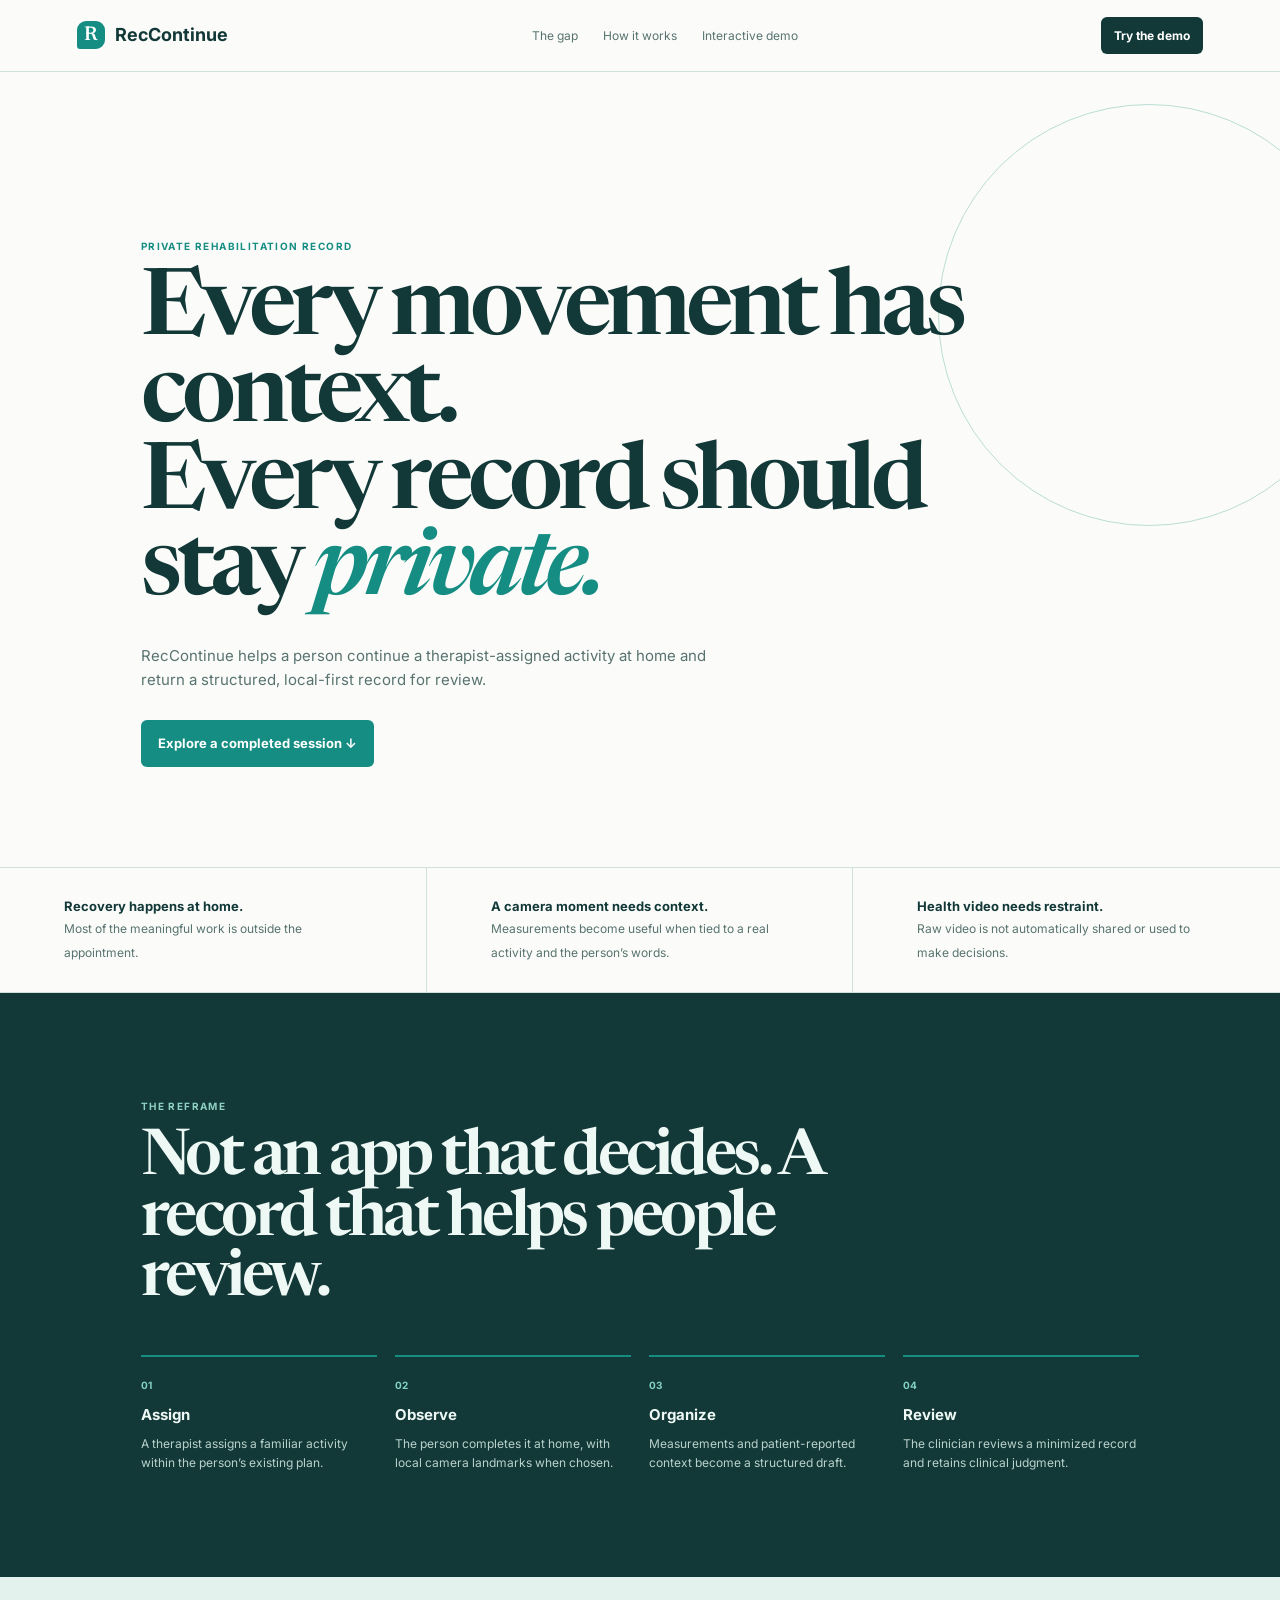
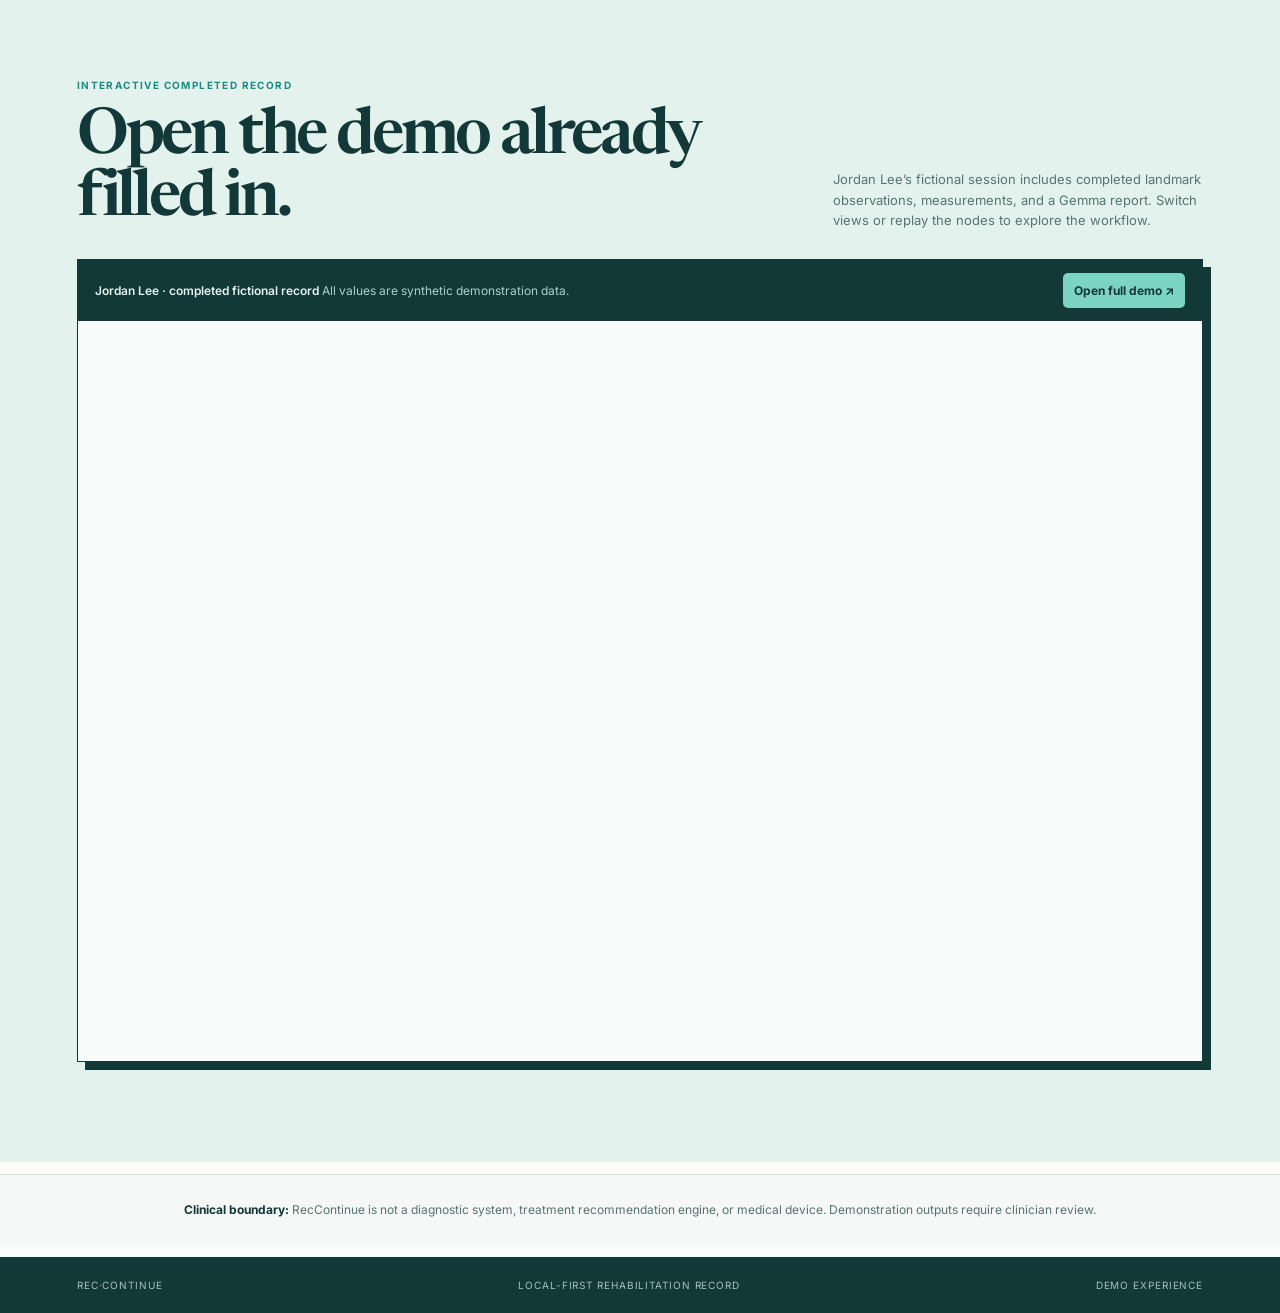
<file: bridge-site/index.html>
<!doctype html>
<html lang="en">
<head>
  <meta charset="utf-8" />
  <meta name="viewport" content="width=device-width, initial-scale=1" />
  <meta name="description" content="RecContinue keeps a private, reviewable rehabilitation record close to home." />
  <title>RecContinue — Every movement has context.</title>
  <link rel="preconnect" href="https://fonts.googleapis.com" />
  <link rel="preconnect" href="https://fonts.gstatic.com" crossorigin />
  <link href="https://fonts.googleapis.com/css2?family=Newsreader:opsz,wght@6..72,500;6..72,600&family=Inter:wght@400;500;600;700&display=swap" rel="stylesheet" />
  <style>
    :root{--ink:#123837;--teal:#168d83;--mint:#e3f2ed;--paper:#fbfcfa;--coral:#e9826c;--line:#cfe1dc;--muted:#58736f}*{box-sizing:border-box}html{scroll-behavior:smooth}body{margin:0;background:var(--paper);color:var(--ink);font:15px/1.6 Inter,Arial,sans-serif}.nav{height:72px;padding:0 clamp(20px,6vw,88px);display:flex;align-items:center;justify-content:space-between;border-bottom:1px solid var(--line);gap:18px}.brand{display:flex;align-items:center;gap:10px;text-decoration:none;color:var(--ink);font-weight:700;font-size:18px}.mark{width:28px;height:28px;display:grid;place-items:center;border-radius:9px 9px 9px 3px;background:var(--teal);color:white;font:600 20px Newsreader,serif}.navlinks{display:flex;gap:25px}.navlinks a{color:var(--muted);font-size:12px;text-decoration:none}.cta{background:var(--ink);color:white;text-decoration:none;padding:9px 13px;font-size:12px;font-weight:700;border-radius:6px}.hero{position:relative;overflow:hidden;padding:clamp(80px,13vw,170px) clamp(20px,11vw,170px) 100px;border-bottom:1px solid var(--line)}.hero:after{content:"";position:absolute;width:420px;height:420px;border:1px solid #9dcfc4;border-radius:50%;right:-80px;top:32px;opacity:.7}.eyebrow{margin:0 0 15px;color:var(--teal);font-size:10px;font-weight:700;letter-spacing:.14em;text-transform:uppercase}.hero h1,.section h2,.demo-copy h2{position:relative;z-index:1;margin:0;font:600 clamp(48px,7.2vw,100px)/.94 Newsreader,serif;letter-spacing:-.055em;max-width:850px}.hero h1 em{color:var(--teal)}.hero p:not(.eyebrow){position:relative;z-index:1;max-width:580px;margin:28px 0;color:var(--muted)}.button{display:inline-block;background:var(--teal);color:white;text-decoration:none;padding:13px 17px;border-radius:6px;font-size:13px;font-weight:700}.promise{display:grid;grid-template-columns:repeat(3,1fr);border-bottom:1px solid var(--line)}.promise div{padding:28px clamp(20px,5vw,85px);border-right:1px solid var(--line)}.promise div:last-child{border:0}.promise strong{display:block;font-size:13px}.promise span{color:var(--muted);font-size:12px}.section{padding:105px clamp(20px,11vw,170px)}.section--dark{background:var(--ink);color:#eef8f4}.section--dark .eyebrow{color:#8fd1c4}.section--dark p{color:#b9d2cc}.section h2{font-size:clamp(38px,5vw,68px);max-width:730px}.lede{max-width:660px;color:var(--muted);margin:22px 0 0}.flow{display:grid;grid-template-columns:repeat(4,1fr);gap:18px;margin-top:45px}.flow article{padding-top:15px;border-top:2px solid var(--teal)}.flow span{font-size:10px;color:#84d2c2;font-weight:700}.flow h3{margin:7px 0;font-size:15px}.flow p{margin:0;font-size:12px}.demo{padding:100px clamp(16px,6vw,88px);background:var(--mint)}.demo-head{display:flex;gap:34px;align-items:end;justify-content:space-between;max-width:1280px;margin:auto auto 28px}.demo-head h2{margin:0;font:600 clamp(38px,5vw,65px)/.96 Newsreader,serif;letter-spacing:-.05em}.demo-head>p{max-width:370px;margin:0;color:var(--muted);font-size:13px}.demo-frame{max-width:1280px;margin:auto;border:1px solid var(--ink);background:white;box-shadow:8px 8px 0 var(--ink)}.demo-bar{padding:13px 17px;background:var(--ink);color:#e3f2ed;display:flex;align-items:center;justify-content:space-between;gap:15px;font-size:12px;font-weight:600}.demo-bar span{font-weight:400;color:#abd2c9}.demo-bar a{background:#7bd4c4;color:var(--ink);font-weight:700;text-decoration:none;padding:8px 11px;border-radius:5px;white-space:nowrap}.demo-frame iframe{display:block;width:100%;height:740px;border:0;background:#f8fbfa}.boundary{padding:25px 11%;background:#f5f8f6;color:var(--muted);font-size:12px;text-align:center;border-top:1px solid var(--line)}.boundary strong{color:var(--ink)}footer{background:var(--ink);color:#a4c4bd;padding:20px 6%;display:flex;justify-content:space-between;font-size:10px;letter-spacing:.09em}@media(max-width:720px){.navlinks{display:none}.hero{padding-bottom:80px}.promise,.flow{grid-template-columns:1fr}.promise div{border-right:0;border-bottom:1px solid var(--line)}.demo-head{display:block}.demo-head>p{margin-top:18px}.demo-frame iframe{height:800px}.demo-bar{align-items:flex-start;flex-direction:column}.section{padding-top:80px;padding-bottom:80px}footer{gap:12px;flex-wrap:wrap}}
  </style>
</head>
<body>
  <header class="nav"><a class="brand" href="#top"><span class="mark">R</span>RecContinue</a><nav class="navlinks"><a href="#problem">The gap</a><a href="#solution">How it works</a><a href="#demo">Interactive demo</a></nav><a class="cta" href="#demo">Try the demo</a></header>
  <main id="top">
    <section class="hero"><p class="eyebrow">Private rehabilitation record</p><h1>Every movement has context.<br />Every record should stay <em>private.</em></h1><p>RecContinue helps a person continue a therapist-assigned activity at home and return a structured, local-first record for review.</p><a class="button" href="#demo">Explore a completed session ↓</a></section>
    <section class="promise" id="problem"><div><strong>Recovery happens at home.</strong><span>Most of the meaningful work is outside the appointment.</span></div><div><strong>A camera moment needs context.</strong><span>Measurements become useful when tied to a real activity and the person’s words.</span></div><div><strong>Health video needs restraint.</strong><span>Raw video is not automatically shared or used to make decisions.</span></div></section>
    <section class="section section--dark" id="solution"><p class="eyebrow">The reframe</p><h2>Not an app that decides. A record that helps people review.</h2><div class="flow"><article><span>01</span><h3>Assign</h3><p>A therapist assigns a familiar activity within the person’s existing plan.</p></article><article><span>02</span><h3>Observe</h3><p>The person completes it at home, with local camera landmarks when chosen.</p></article><article><span>03</span><h3>Organize</h3><p>Measurements and patient-reported context become a structured draft.</p></article><article><span>04</span><h3>Review</h3><p>The clinician reviews a minimized record and retains clinical judgment.</p></article></div></section>
    <section class="demo" id="demo"><div class="demo-head"><div><p class="eyebrow">Interactive completed record</p><h2>Open the demo already filled in.</h2></div><p>Jordan Lee’s fictional session includes completed landmark observations, measurements, and a Gemma report. Switch views or replay the nodes to explore the workflow.</p></div><div class="demo-frame"><div class="demo-bar"><div>Jordan Lee · completed fictional record <span>All values are synthetic demonstration data.</span></div><a href="https://demo-site-ashy-iota.vercel.app/" target="_blank" rel="noopener">Open full demo ↗</a></div><iframe src="https://demo-site-ashy-iota.vercel.app/" title="RecContinue interactive completed record" loading="lazy" allow="autoplay"></iframe></div></section>
    <p class="boundary"><strong>Clinical boundary:</strong> RecContinue is not a diagnostic system, treatment recommendation engine, or medical device. Demonstration outputs require clinician review.</p>
  </main>
  <footer><span>REC<span style="color:#e9826c">·</span>CONTINUE</span><span>LOCAL-FIRST REHABILITATION RECORD</span><span>DEMO EXPERIENCE</span></footer>
</body>
</html>
</file>
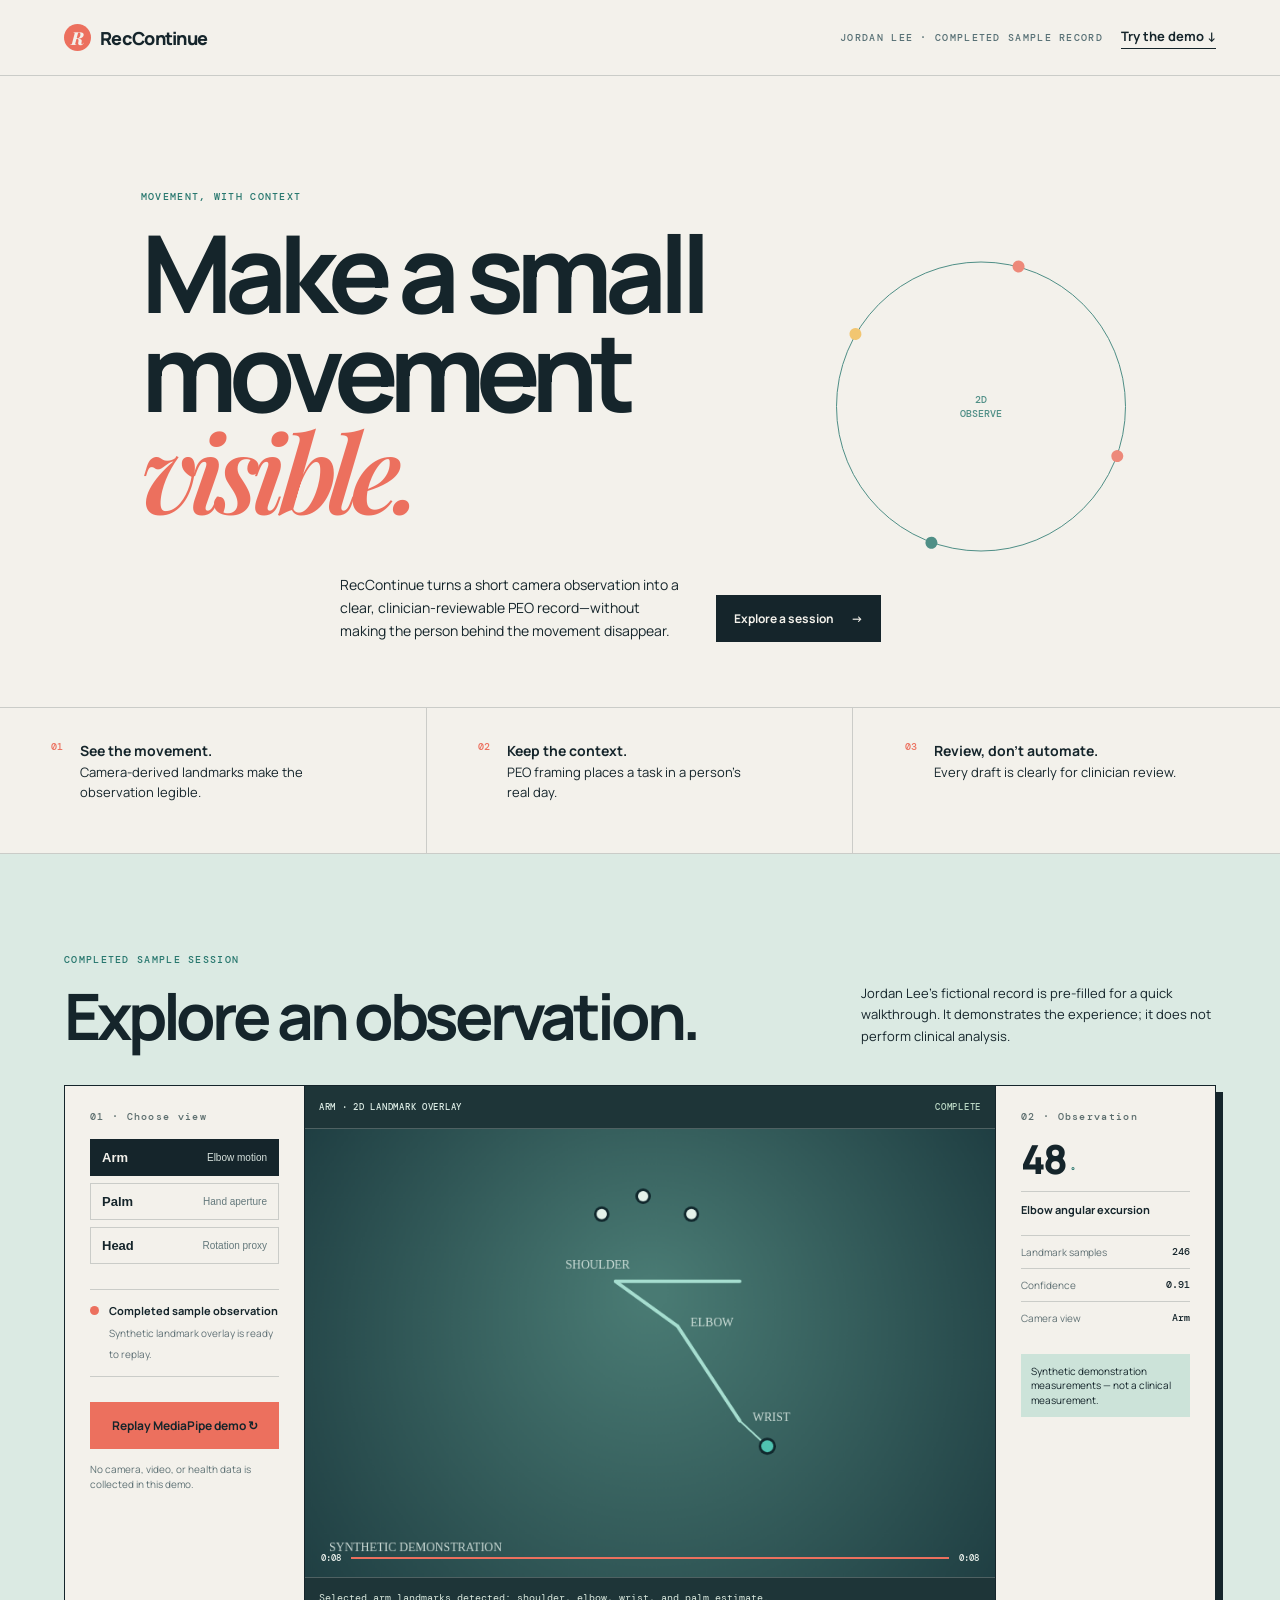
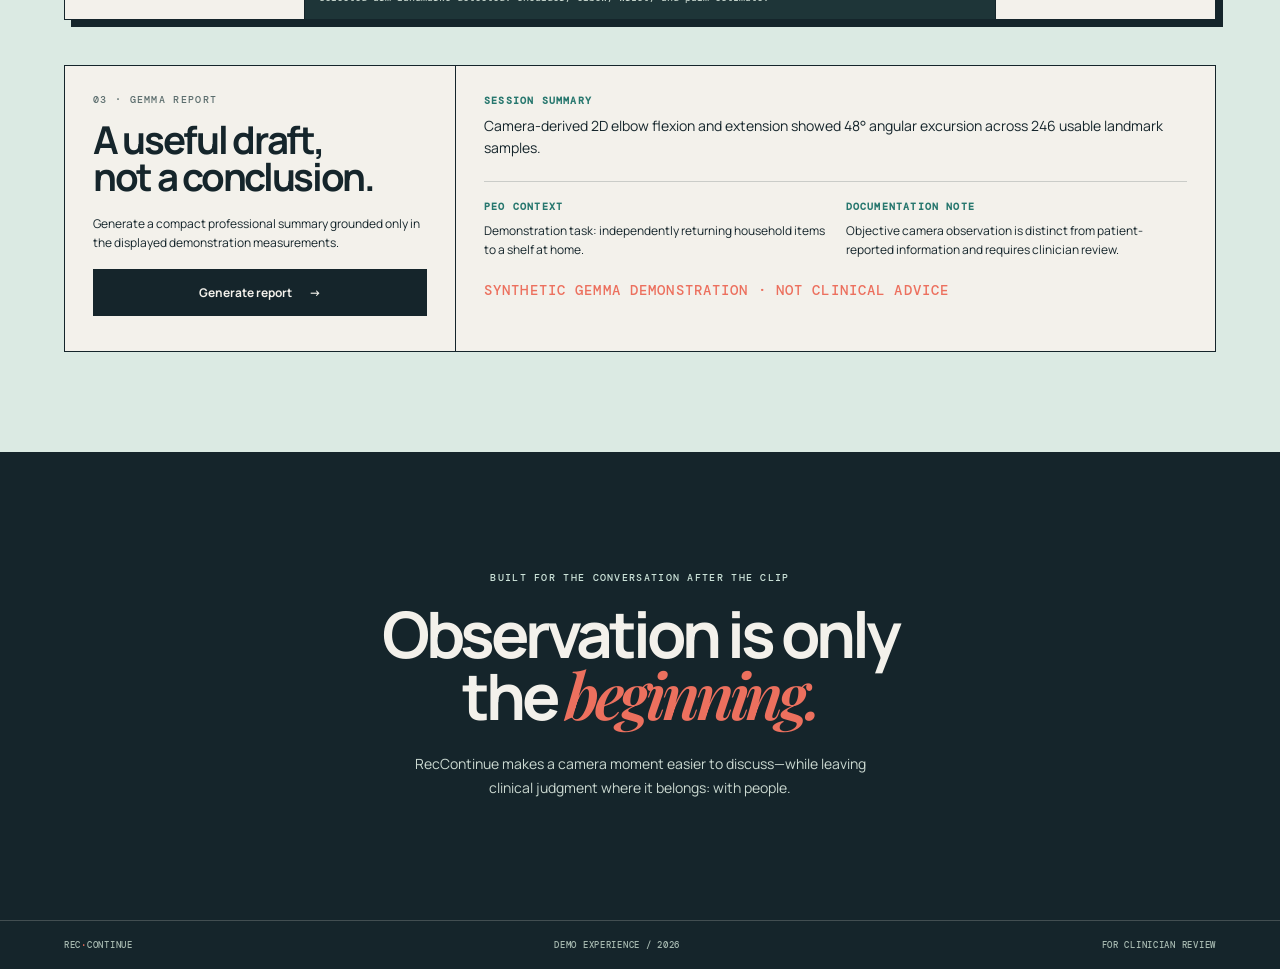
<file: demo-site/index.html>
<!doctype html>
<html lang="en">
  <head>
    <meta charset="UTF-8" />
    <meta name="viewport" content="width=device-width, initial-scale=1.0" />
    <meta name="description" content="An interactive RecContinue rehabilitation observation demo." />
    <title>RecContinue — movement made visible</title>
    <link rel="preconnect" href="https://fonts.googleapis.com" />
    <link rel="preconnect" href="https://fonts.gstatic.com" crossorigin />
    <link href="https://fonts.googleapis.com/css2?family=DM+Mono:wght@400;500&family=Manrope:wght@400;500;600;700;800&family=Playfair+Display:ital,wght@0,600;0,700;1,600&display=swap" rel="stylesheet" />
    <link rel="stylesheet" href="styles.css" />
  </head>
  <body>
    <main>
      <nav class="nav" aria-label="Main navigation">
        <a class="brand" href="#top" aria-label="RecContinue home"><span class="brand-mark">R</span>RecContinue</a>
        <span class="nav-note">JORDAN LEE · COMPLETED SAMPLE RECORD</span>
        <a class="nav-link" href="#demo">Try the demo <span aria-hidden="true">↓</span></a>
      </nav>

      <section class="hero" id="top">
        <p class="eyebrow">MOVEMENT, WITH CONTEXT</p>
        <h1>Make a small movement<br /><em>visible.</em></h1>
        <div class="hero-bottom">
          <p>RecContinue turns a short camera observation into a clear, clinician-reviewable PEO record—without making the person behind the movement disappear.</p>
          <a class="button button-dark" href="#demo">Explore a session <span aria-hidden="true">→</span></a>
        </div>
        <div class="hero-orbit" aria-hidden="true">
          <i></i><i></i><i></i><i></i><b>2D<br />OBSERVE</b>
        </div>
      </section>

      <section class="principles" aria-label="Product principles">
        <div><span>01</span><p><strong>See the movement.</strong> Camera-derived landmarks make the observation legible.</p></div>
        <div><span>02</span><p><strong>Keep the context.</strong> PEO framing places a task in a person's real day.</p></div>
        <div><span>03</span><p><strong>Review, don't automate.</strong> Every draft is clearly for clinician review.</p></div>
      </section>

      <section class="demo-section" id="demo">
        <div class="section-head">
          <div><p class="eyebrow">COMPLETED SAMPLE SESSION</p><h2>Explore an observation.</h2></div>
          <p class="section-note">Jordan Lee's fictional record is pre-filled for a quick walkthrough. It demonstrates the experience; it does not perform clinical analysis.</p>
        </div>

        <div class="demo-shell">
          <aside class="controls" aria-label="Demo controls">
            <p class="step-label">01 · Choose view</p>
            <div class="module-picker" role="radiogroup" aria-label="Observation module">
              <button class="module active" data-module="arm" role="radio" aria-checked="true"><span>Arm</span><small>Elbow motion</small></button>
              <button class="module" data-module="palm" role="radio" aria-checked="false"><span>Palm</span><small>Hand aperture</small></button>
              <button class="module" data-module="head" role="radio" aria-checked="false"><span>Head</span><small>Rotation proxy</small></button>
            </div>
            <div class="capture-card">
              <span class="record-dot" aria-hidden="true"></span>
              <div><p id="captureTitle">Completed sample available</p><small id="captureDetail">Switch a view or replay the landmark overlay.</small></div>
            </div>
            <button class="button button-coral" id="runDemo">Run MediaPipe demo <span aria-hidden="true">→</span></button>
            <p class="privacy-note">No camera, video, or health data is collected in this demo.</p>
          </aside>

          <div class="observation">
            <div class="video-top"><span id="videoMode">ARM · 2D LANDMARK OVERLAY</span><span class="live-chip" id="liveChip">READY</span></div>
            <div class="canvas-wrap">
              <canvas id="motionCanvas" width="800" height="520" aria-label="Animated landmark observation preview"></canvas>
              <div class="canvas-empty" id="canvasEmpty"><span>Press “Run MediaPipe demo”</span><small>Detected nodes will appear here.</small></div>
              <div class="timeline"><i id="timelineFill"></i><span id="timeCounter">0:00</span><span>0:08</span></div>
            </div>
            <div class="analysis-line" id="analysisLine">Select a view to preview the corresponding observation.</div>
          </div>

          <aside class="metrics" aria-live="polite">
            <p class="step-label">02 · Observation</p>
            <div class="metric-main"><span id="metricValue">—</span><small id="metricUnit">WAITING</small></div>
            <p class="metric-name" id="metricName">Elbow angular excursion</p>
            <dl>
              <div><dt>Landmark samples</dt><dd id="sampleCount">—</dd></div>
              <div><dt>Confidence</dt><dd id="confidence">—</dd></div>
              <div><dt>Camera view</dt><dd id="viewName">Arm</dd></div>
            </dl>
            <div class="metrics-foot" id="metricsFoot">Awaiting demonstration observation.</div>
          </aside>
        </div>

        <div class="report-panel" id="reportPanel">
          <div class="report-intro"><p class="step-label">03 · GEMMA REPORT</p><h3>A useful draft,<br />not a conclusion.</h3><p>Generate a compact professional summary grounded only in the displayed demonstration measurements.</p><button class="button button-dark" id="generateReport" disabled>Generate report <span aria-hidden="true">→</span></button></div>
          <article class="report-output" id="reportOutput" aria-live="polite">
            <p class="report-placeholder">Complete the observation to create a clinician-reviewable demonstration draft.</p>
          </article>
        </div>
      </section>

      <section class="closing">
        <p class="eyebrow">BUILT FOR THE CONVERSATION AFTER THE CLIP</p>
        <h2>Observation is only<br />the <em>beginning.</em></h2>
        <p>RecContinue makes a camera moment easier to discuss—while leaving clinical judgment where it belongs: with people.</p>
      </section>
    </main>
    <footer><span>REC<span class="dot">·</span>CONTINUE</span><span>DEMO EXPERIENCE / 2026</span><span>FOR CLINICIAN REVIEW</span></footer>
    <script src="app.js"></script>
  </body>
</html>
</file>
<file: demo-site/styles.css>
:root{--ink:#15252b;--paper:#f3f1eb;--mint:#cce3d9;--teal:#27776e;--coral:#ec705e;--sun:#f2bc53;--line:rgba(21,37,43,.18);--mono:"DM Mono",monospace;--sans:"Manrope",sans-serif;--serif:"Playfair Display",serif}*{box-sizing:border-box}html{scroll-behavior:smooth}body{margin:0;background:var(--paper);color:var(--ink);font-family:var(--sans);font-size:15px}main{overflow:hidden}.nav{height:76px;border-bottom:1px solid var(--line);padding:0 clamp(24px,5vw,80px);display:flex;align-items:center;justify-content:space-between;gap:18px}.brand{display:flex;align-items:center;gap:9px;color:inherit;text-decoration:none;font-weight:800;letter-spacing:-.7px;font-size:18px}.brand-mark{width:27px;height:27px;display:grid;place-items:center;background:var(--coral);color:var(--paper);font-family:var(--serif);font-style:italic;font-size:18px;border-radius:50%}.nav-note,.eyebrow,.step-label{font:500 10px/1.2 var(--mono);letter-spacing:.13em}.nav-note{margin-left:auto;color:#577075}.nav-link{color:var(--ink);text-decoration:none;font-size:13px;font-weight:700;border-bottom:1px solid var(--ink);padding-bottom:3px}.hero{position:relative;min-height:570px;padding:clamp(62px,9vw,132px) clamp(24px,11vw,176px) 65px;border-bottom:1px solid var(--line)}.eyebrow{margin:0 0 20px;color:var(--teal)}h1,h2,h3,p{margin-top:0}.hero h1{position:relative;z-index:1;max-width:850px;font-size:clamp(56px,8.4vw,128px);line-height:.92;letter-spacing:-.075em;margin:0;font-weight:700}.hero em,.closing em{font-family:var(--serif);font-weight:600;color:var(--coral)}.hero-bottom{position:relative;z-index:1;display:flex;gap:36px;align-items:end;max-width:680px;margin:50px 0 0 20%;font-size:14px;line-height:1.65}.hero-bottom p{margin:0;max-width:340px}.button{display:inline-flex;align-items:center;justify-content:center;gap:17px;border:0;padding:14px 18px;min-height:47px;font:700 12px var(--sans);cursor:pointer;text-decoration:none;white-space:nowrap;transition:transform .2s,background .2s}.button:hover:not(:disabled){transform:translateY(-2px)}.button:focus-visible,.module:focus-visible{outline:3px solid var(--sun);outline-offset:3px}.button-dark{background:var(--ink);color:var(--paper)}.button-coral{background:var(--coral);color:var(--ink);width:100%}.button:disabled{opacity:.4;cursor:not-allowed}.hero-orbit{position:absolute;right:12%;top:50%;width:290px;aspect-ratio:1;border:1px solid var(--teal);border-radius:50%;transform:translateY(-45%);opacity:.8}.hero-orbit i{position:absolute;width:12px;height:12px;border-radius:50%;background:var(--coral);top:calc(50% - 6px);left:calc(50% - 6px);transform:rotate(var(--r)) translateX(145px)}.hero-orbit i:nth-child(1){--r:20deg}.hero-orbit i:nth-child(2){--r:110deg;background:var(--teal)}.hero-orbit i:nth-child(3){--r:210deg;background:var(--sun)}.hero-orbit i:nth-child(4){--r:285deg}.hero-orbit b{position:absolute;top:50%;left:50%;transform:translate(-50%,-50%);font:500 10px/1.4 var(--mono);text-align:center;color:var(--teal)}.principles{display:grid;grid-template-columns:repeat(3,1fr);border-bottom:1px solid var(--line)}.principles>div{padding:32px clamp(22px,4vw,70px);border-right:1px solid var(--line);display:flex;gap:17px;min-height:145px}.principles>div:last-child{border:0}.principles span{font:500 10px var(--mono);color:var(--coral)}.principles p{font-size:13px;line-height:1.55;margin:0;max-width:250px}.principles strong{display:block;font-size:14px}.demo-section{padding:100px clamp(24px,5vw,80px);background:#dbeae3}.section-head{display:flex;justify-content:space-between;align-items:end;gap:32px;margin:0 auto 38px;max-width:1300px}.section-head h2,.closing h2{font-size:clamp(40px,5vw,70px);line-height:.95;letter-spacing:-.065em;margin:0}.section-note{max-width:355px;font-size:13px;line-height:1.65;margin:0}.demo-shell{display:grid;grid-template-columns:240px minmax(0,1fr) 220px;max-width:1300px;margin:auto;background:var(--paper);border:1px solid var(--ink);box-shadow:7px 7px 0 var(--ink)}.controls,.metrics{padding:25px;border-right:1px solid var(--ink)}.metrics{border-right:0;border-left:1px solid var(--ink)}.step-label{color:#5b6d6d;margin-bottom:16px}.module-picker{display:grid;gap:7px}.module{border:1px solid var(--line);background:transparent;padding:10px 11px;text-align:left;cursor:pointer;display:flex;justify-content:space-between;align-items:center;color:var(--ink)}.module span{font-weight:800;font-size:13px}.module small{font-size:10px;color:#63787b}.module.active{background:var(--ink);color:var(--paper);border-color:var(--ink)}.module.active small{color:#d8e3de}.capture-card{margin:25px 0;display:flex;gap:10px;padding:13px 0;border-top:1px solid var(--line);border-bottom:1px solid var(--line)}.capture-card p{margin:0 0 3px;font-size:11px;font-weight:700}.capture-card small{font-size:10px;line-height:1.3;color:#607176}.record-dot{flex:0 0 9px;width:9px;height:9px;margin-top:3px;border-radius:50%;background:var(--coral)}.privacy-note{font-size:10px;line-height:1.5;color:#5f7275;margin:13px 0 0}.observation{min-width:0;background:#1e3538}.video-top{height:43px;border-bottom:1px solid rgba(243,241,235,.23);color:#dcece5;padding:0 14px;display:flex;align-items:center;justify-content:space-between;font:500 9px var(--mono);letter-spacing:.08em}.live-chip{color:#bbd8c5}.live-chip.running{color:#ffc35d}.canvas-wrap{position:relative;aspect-ratio:1.54}.canvas-wrap canvas{display:block;width:100%;height:100%;background:linear-gradient(138deg,#345d5d,#1b3136 53%,#17323c)}.canvas-empty{position:absolute;inset:0;display:grid;place-content:center;text-align:center;color:#e9efe9;gap:7px;pointer-events:none}.canvas-empty span{font:600 16px var(--sans)}.canvas-empty small{font:400 11px var(--mono);color:#b8cdc3}.canvas-empty.hidden{display:none}.timeline{position:absolute;left:16px;right:16px;bottom:13px;display:flex;align-items:center;gap:10px;color:#e8eee9;font:500 9px var(--mono)}.timeline i{display:block;position:relative;flex:1;height:2px;background:rgba(239,240,230,.35);order:1}.timeline i:after{content:"";position:absolute;left:0;top:0;height:100%;width:var(--progress,0%);background:var(--coral)}.timeline span{order:2}.timeline span:first-of-type{order:0}.analysis-line{min-height:42px;border-top:1px solid rgba(243,241,235,.23);color:#d7e6dc;font:400 10px/1.4 var(--mono);padding:13px 14px}.metric-main{display:flex;align-items:baseline;gap:5px;border-bottom:1px solid var(--line);padding-bottom:12px}.metric-main span{font:800 40px/1 var(--sans);letter-spacing:-.08em}.metric-main small{font:500 10px var(--mono);color:var(--teal)}.metric-name{font-size:11px;font-weight:700;line-height:1.45;margin:10px 0 17px}.metrics dl{margin:0}.metrics dl div{border-top:1px solid var(--line);padding:9px 0;display:flex;justify-content:space-between;gap:8px}.metrics dt{font-size:10px;color:#607174}.metrics dd{margin:0;font:500 10px var(--mono);text-align:right}.metrics-foot{margin-top:20px;background:var(--mint);padding:10px;font-size:10px;line-height:1.45}.report-panel{max-width:1300px;margin:45px auto 0;display:grid;grid-template-columns:34% 1fr;border:1px solid var(--ink);background:var(--paper)}.report-intro{padding:28px;border-right:1px solid var(--ink)}.report-intro h3{font-size:clamp(29px,3vw,43px);letter-spacing:-.06em;line-height:.96;margin:0 0 18px}.report-intro>p:not(.step-label){font-size:12px;line-height:1.6}.report-intro .button{margin-top:5px;width:100%}.report-output{padding:28px;min-height:250px}.report-placeholder{height:100%;margin:0;display:grid;place-items:center;color:#607174;font:400 12px/1.5 var(--mono);text-align:center}.report-body h4{font-size:10px;letter-spacing:.12em;font-family:var(--mono);color:var(--teal);margin:0 0 8px}.report-body p{font-size:14px;line-height:1.6;margin:0 0 21px}.report-grid{display:grid;grid-template-columns:1fr 1fr;gap:20px;border-top:1px solid var(--line);padding-top:18px}.report-grid p{font-size:12px;margin-bottom:0}.report-tag{font:500 9px var(--mono);letter-spacing:.08em;color:var(--coral);margin-top:20px!important}.closing{padding:120px 12%;text-align:center;background:var(--ink);color:var(--paper)}.closing .eyebrow{color:var(--mint)}.closing h2{margin-bottom:25px}.closing>p:last-child{font-size:14px;line-height:1.7;max-width:460px;margin:0 auto;color:#cbd9d1}footer{background:var(--ink);color:#a6b9b0;border-top:1px solid rgba(243,241,235,.2);padding:18px 5%;display:flex;justify-content:space-between;font:500 9px var(--mono);letter-spacing:.08em}.dot{color:var(--coral)}@media(max-width:900px){.hero-orbit{opacity:.22;right:-80px}.demo-shell{grid-template-columns:210px 1fr}.metrics{grid-column:1/-1;border-left:0;border-top:1px solid var(--ink);display:grid;grid-template-columns:repeat(4,1fr);gap:16px}.metrics .step-label,.metrics-foot{display:none}.metric-main,.metric-name{border:0;margin:0;padding:0}.metrics dl{display:contents}.metrics dl div{display:block;border:0;padding:0}.metrics dd{text-align:left;margin-top:5px}.report-panel{grid-template-columns:1fr}.report-intro{border-right:0;border-bottom:1px solid var(--ink)}}@media(max-width:620px){.nav-note{display:none}.hero{min-height:510px;padding-top:72px}.hero-bottom{margin-left:0;display:block}.hero-bottom .button{margin-top:24px}.principles{grid-template-columns:1fr}.principles>div{min-height:auto;border-right:0;border-bottom:1px solid var(--line)}.demo-section{padding:68px 16px}.section-head{display:block}.section-note{margin-top:20px}.demo-shell{grid-template-columns:1fr}.controls{border-right:0;border-bottom:1px solid var(--ink)}.metrics{grid-template-columns:1fr 1fr}.observation{border-bottom:1px solid var(--ink)}.report-panel{margin-top:25px}.closing{padding:90px 24px}footer{gap:10px;flex-wrap:wrap}.nav{padding:0 20px}}
</file>
